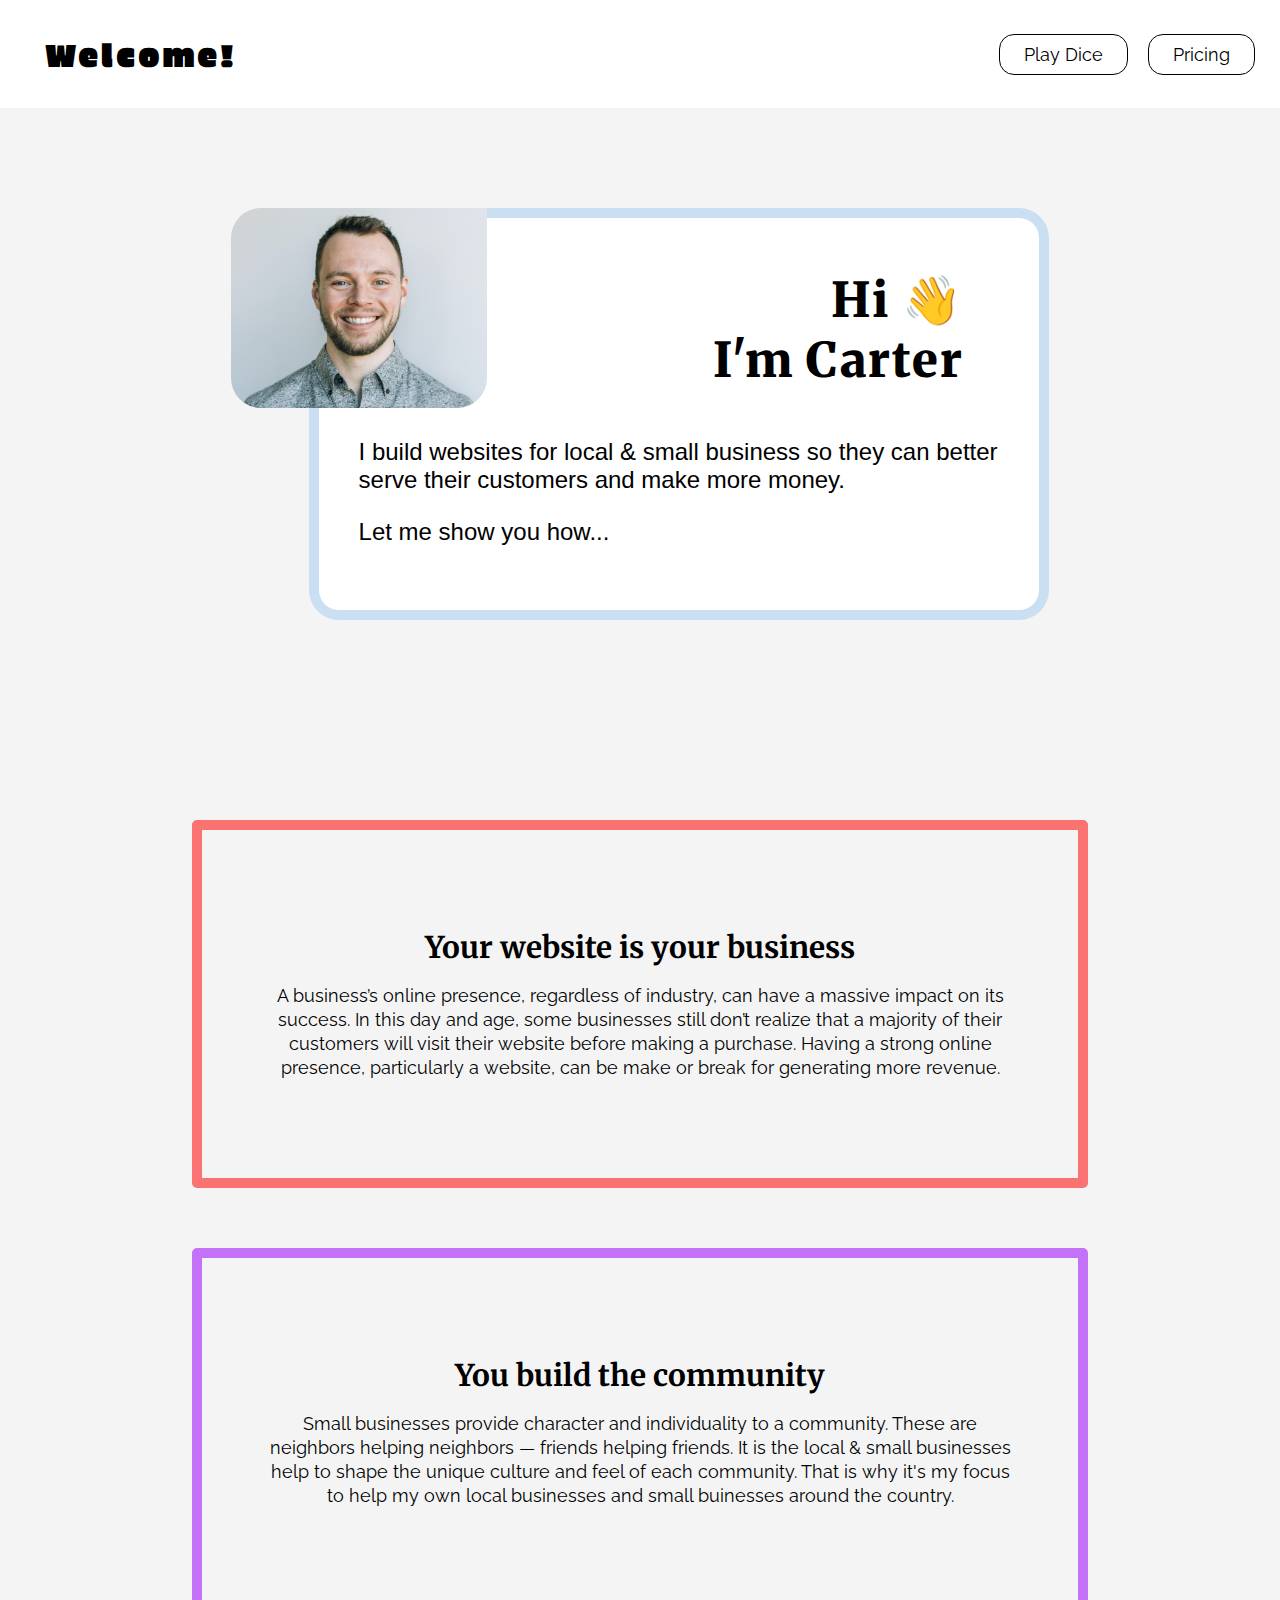
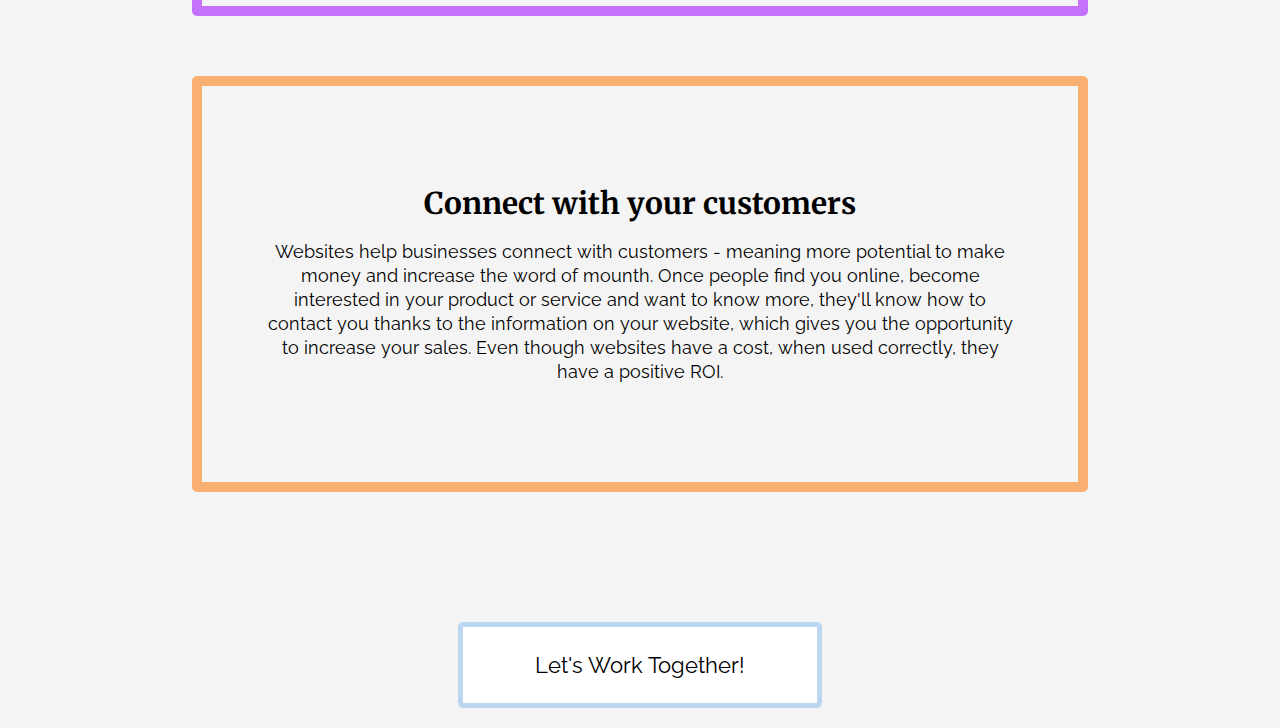
<file: index.html>
<!DOCTYPE html>
<html>
    <head>
        <title></title>
        <!-- viewport meta to render pages on mobile properly -->
        <meta name="viewport" content="width=device-width, initial-scale=1">
        
        <!-- link to google fonts -->
        <link rel="preconnect" href="https://fonts.googleapis.com">
        <link rel="preconnect" href="https://fonts.gstatic.com" crossorigin>
        <link href="https://fonts.googleapis.com/css2?family=Raleway:ital,wght@0,300;0,500;1,800&display=swap" rel="stylesheet">

        <link rel="preconnect" href="https://fonts.googleapis.com">
        <link rel="preconnect" href="https://fonts.gstatic.com" crossorigin>
        <link href="https://fonts.googleapis.com/css2?family=Erica+One&display=swap" rel="stylesheet">


        <link rel="preconnect" href="https://fonts.googleapis.com">
        <link rel="preconnect" href="https://fonts.gstatic.com" crossorigin>
        <link href="https://fonts.googleapis.com/css2?family=Merriweather:wght@400;700;900&display=swap" rel="stylesheet">


         <!-- https://cdnjs.com/libraries/font-awesome -->
        <link href="https://cdnjs.cloudflare.com/ajax/libs/font-awesome/5.9.0/css/all.css" rel="stylesheet">

        <!-- link to my CSS -->
        <link href="css/stylesheet.css" rel="stylesheet">
    </head>
    <body>

        <!-- ////// NAVBAR ////// -->

<nav class="navbar">
    <div class="leftnav"><a class="homelink" href="index.html">Welcome!</a></div>
    <div class="rightnav">
        <a class="navitem1" href="https://carterrmoore.github.io/rollSomeDice/">Play Dice</a>
        <a class="navitem2" href="pricing.html">Pricing</a>
        
    </div>


</nav>



        <!-- ////// HERO ////// -->

<container class="hero">
    <div class="image">
        <!-- Immage goes here -->
        <img id="profilepic" src="images/profile1.JPG" alt="A handsome picture of Carter">
    </div>

    <div class="main-intro">
        <h1 class="main-intro-title">Hi 👋 <br>
            I'm Carter</h1>

        <h3>I build websites for local & small business so they can better serve their customers and make more money. </h3> 
        <h3>Let me show you how...</h3>

    </div>  

</container>

        <!-- ////// BODY ////// -->
    
<div class="body-grid">
    <div class="body-text borderred">
        <h2>Your website is your business</h2>
        <p>A business’s online presence, regardless of industry, can have a massive impact on its success. In this day and age, some businesses still don’t realize that a majority of their customers will visit their website before making a purchase. Having a strong online presence, particularly a website, can be make or break for generating more revenue.</p>
    
    </div>

    <div class="body-text borderpurple">
        <h2>You build the community</h2>
        <p>Small businesses provide character and individuality to a community. These are neighbors helping neighbors ― friends helping friends. It is the local & small businesses help to shape the unique culture and feel of each community. That is why it's my focus to help my own local businesses and small buinesses around the country.</p>
    
    </div>

    <div class="body-text borderorange">
        <h2>Connect with your customers</h2>
        <p>Websites help businesses connect with customers - meaning more potential to make money and increase the word of mounth. Once people find you online, become interested in your product or service and want to know more, they'll know how to contact you thanks to the information on your website, which gives you the opportunity to increase your sales. Even though websites have a cost, when used correctly, they have a positive ROI. </p>
    
    </div>
</div>
<div class="div-cta">
<a class="cta" href="pricing.html">Let's Work Together!</a>

</div>



    </body>
</html>
</file>
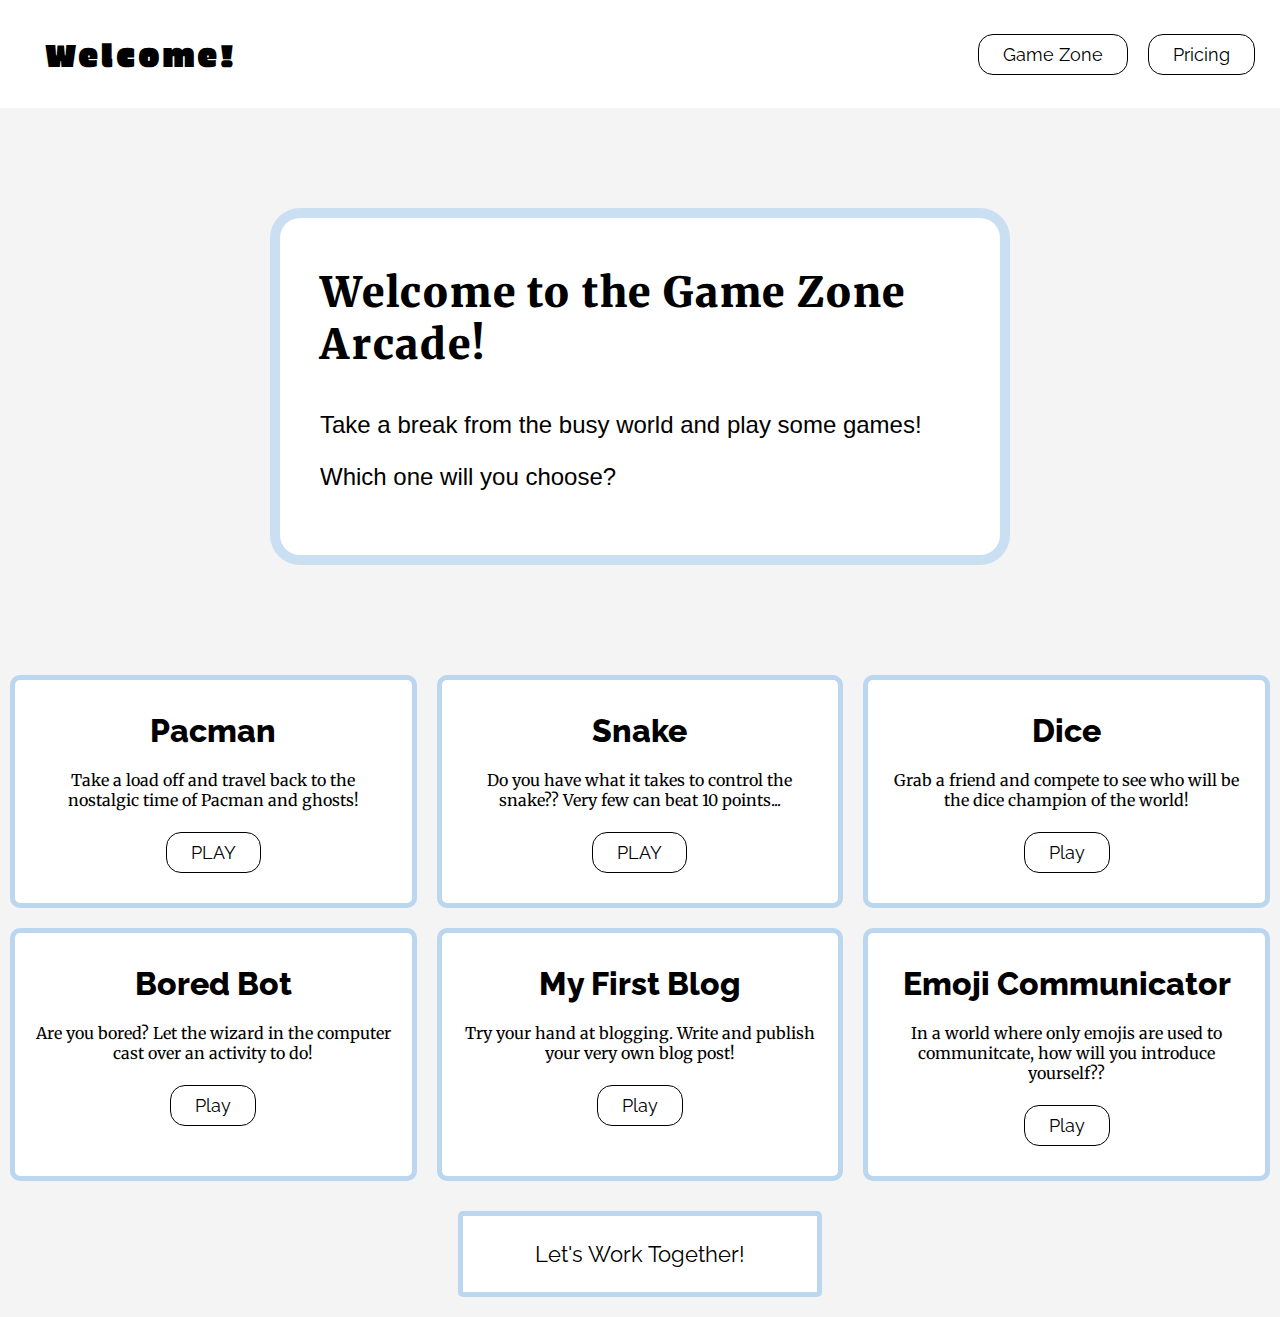
<file: gamezone.html>
<!DOCTYPE html>
<html>
    <head>
        <title></title>
        <!-- viewport meta to render pages on mobile properly -->
        <meta name="viewport" content="width=device-width, initial-scale=1">
        
        <!-- link to google fonts -->
        <link rel="preconnect" href="https://fonts.googleapis.com">
        <link rel="preconnect" href="https://fonts.gstatic.com" crossorigin>
        <link href="https://fonts.googleapis.com/css2?family=Raleway:ital,wght@0,300;0,500;1,800&display=swap" rel="stylesheet">

        <link rel="preconnect" href="https://fonts.googleapis.com">
        <link rel="preconnect" href="https://fonts.gstatic.com" crossorigin>
        <link href="https://fonts.googleapis.com/css2?family=Erica+One&display=swap" rel="stylesheet">


        <link rel="preconnect" href="https://fonts.googleapis.com">
        <link rel="preconnect" href="https://fonts.gstatic.com" crossorigin>
        <link href="https://fonts.googleapis.com/css2?family=Merriweather:wght@400;700;900&display=swap" rel="stylesheet">


         <!-- https://cdnjs.com/libraries/font-awesome -->
        <link href="https://cdnjs.cloudflare.com/ajax/libs/font-awesome/5.9.0/css/all.css" rel="stylesheet">

        <!-- link to my CSS -->
        <link href="css/stylesheet.css" rel="stylesheet">
    </head>
    <body>

        <!-- ////// NAVBAR ////// -->
<nav class="navbar">
    <div class="leftnav"><a class="homelink" href="index.html">Welcome!</a></div>    <div class="rightnav">
        <a class="navitem1 currentpage" href="gamezone.html">Game Zone</a>
        <a class="navitem2" href="pricing.html">Pricing</a>
    </div>


</nav>


        <!-- ////// HERO ////// -->

<container class="hero">
    <div class="main-intro">
        <h1 class="gameheader">Welcome to the Game Zone Arcade!</h1>

    <h3>Take a break from the busy world and play some games!</h3> 
    <h3>Which one will you choose?</h3>

    </div>  

</container>

        <!-- ////// BODY ////// -->

<!-- 1 -->
<div class="gamegrid">
<div class="gamemain">
    <h1 class="gametitle">Pacman</h1>
    <h4 class="gamedes">Take a load off and travel back to the nostalgic time of Pacman and ghosts!</h4>
    <a class="gamebtn" href="https://carterrmoore.github.io/pacmanGame/">PLAY</a>

</div>

<!-- 2 -->
<div class="gamemain">
    <h1 class="gametitle">Snake</h1>
    <h4 class="gamedes">Do you have what it takes to control the snake?? Very few can beat 10 points...</h4>
    <a class="gamebtn" href="https://carterrmoore.github.io/snakeGame/">PLAY</a>

</div>

<!-- 3 -->
<div class="gamemain">
    <h1 class="gametitle">Dice</h1>
    <h4 class="gamedes">Grab a friend and compete to see who will be the dice champion of the world!</h4>
    <a class="gamebtn" href="https://carterrmoore.github.io/rollSomeDice">Play</a>

</div>

<!-- 4 -->
<div class="gamemain">
    <h1 class="gametitle">Bored Bot</h1>
    <h4 class="gamedes">Are you bored? Let the wizard in the computer cast over an activity to do!</h4>
    <a class="gamebtn" href="https://carterrmoore.github.io/boredBot">Play</a>

</div>

<!-- 5 -->
<div class="gamemain">
    <h1 class="gametitle">My First Blog</h1>
    <h4 class="gamedes">Try your hand at blogging. Write and publish your very own blog post!</h4>
    <a class="gamebtn" href="https://carterrmoore.github.io/youFirstBlog/">Play</a>

</div>

<!-- 6 -->
<div class="gamemain">
    <h1 class="gametitle">Emoji Communicator</h1>
    <h4 class="gamedes">In a world where only emojis are used to communitcate, how will you introduce yourself??</h4>
    <a class="gamebtn" href="https://carterrmoore.github.io/theGreatEmojiApp/">Play</a>

</div>

</div> <!-- end game grid -->



        <!-- ///// CTA ///// -->    
<div class="div-cta">
<a class="cta" href="pricing.html">Let's Work Together!</a>

</div>



    </body>
</html>
</file>
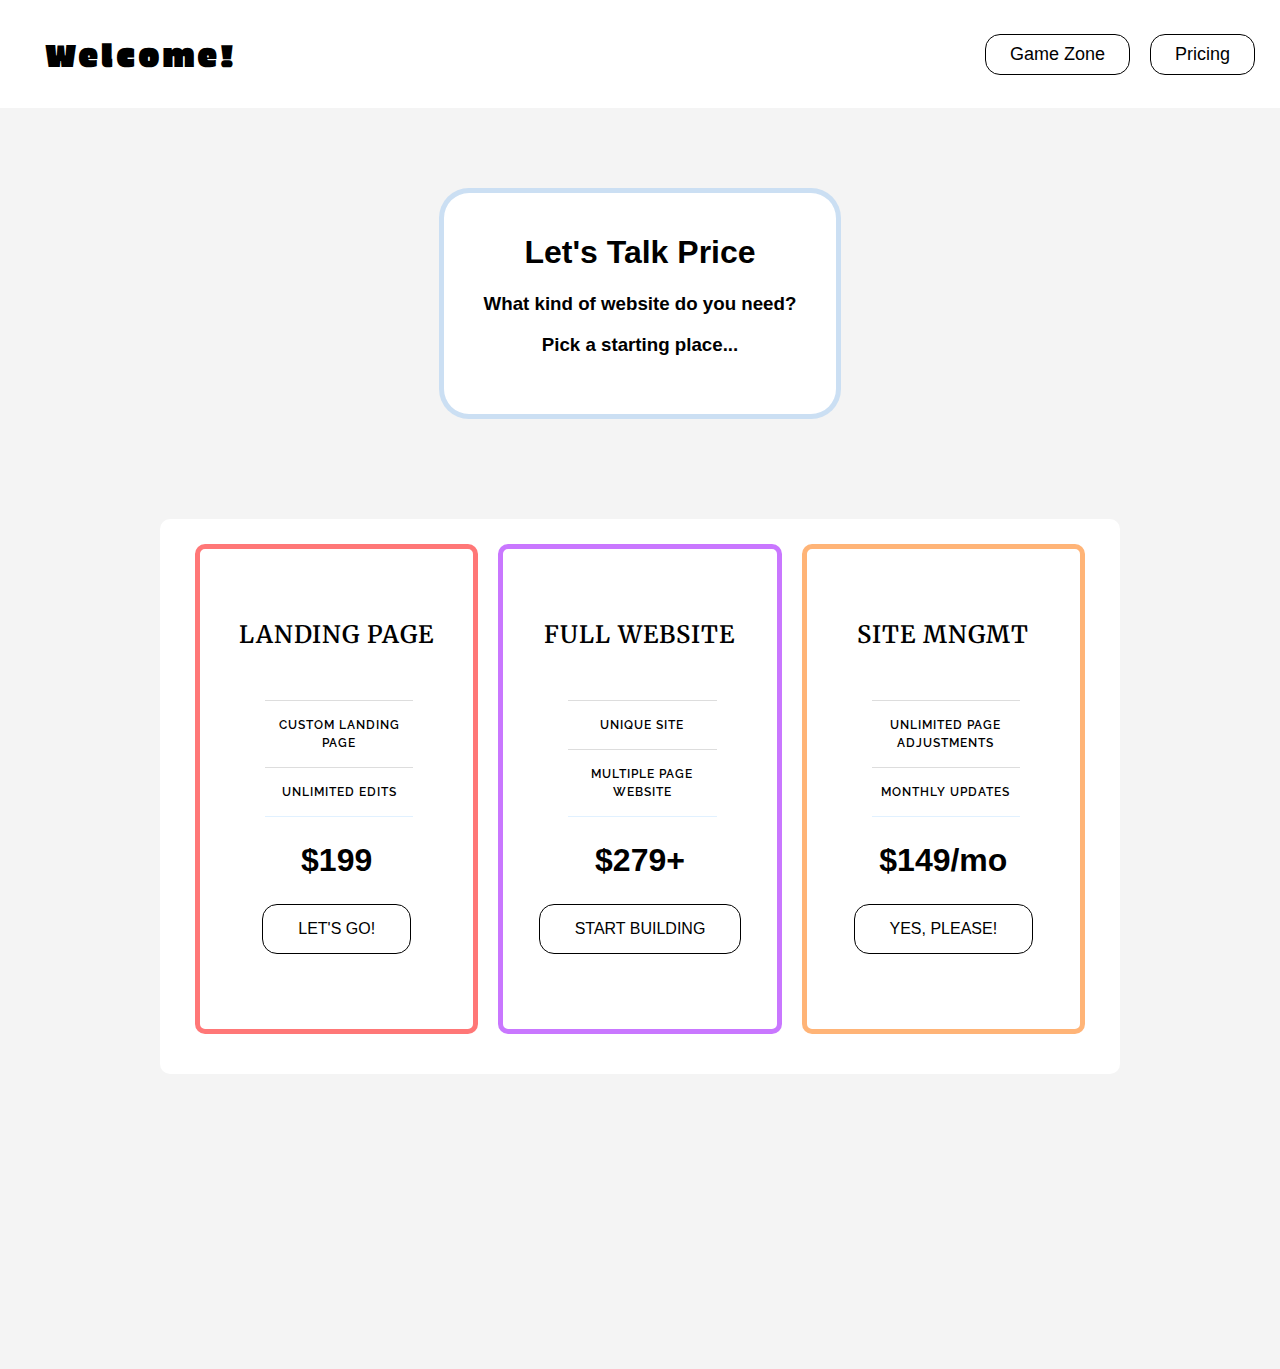
<file: pricing.html>
<!DOCTYPE html>
<html lang="en">
<head>
    <meta charset="UTF-8">
    <meta http-equiv="X-UA-Compatible" content="IE=edge">
    <meta name="viewport" content="width=device-width, initial-scale=1.0">
    <link rel="stylesheet" href="css/pricingstyle.css">

     <!-- link to google fonts -->
     <link rel="preconnect" href="https://fonts.googleapis.com">
     <link rel="preconnect" href="https://fonts.gstatic.com" crossorigin>
     <link href="https://fonts.googleapis.com/css2?family=Raleway:ital,wght@0,300;0,500;1,800&display=swap" rel="stylesheet">

     <link rel="preconnect" href="https://fonts.googleapis.com">
     <link rel="preconnect" href="https://fonts.gstatic.com" crossorigin>
     <link href="https://fonts.googleapis.com/css2?family=Erica+One&display=swap" rel="stylesheet">


     <link rel="preconnect" href="https://fonts.googleapis.com">
     <link rel="preconnect" href="https://fonts.gstatic.com" crossorigin>
     <link href="https://fonts.googleapis.com/css2?family=Merriweather:wght@400;700;900&display=swap" rel="stylesheet">

    <title>Pricing</title>
</head>
<body>
    
    <nav class="navbar">
        <div class="leftnav"><a class="homelink" href="index.html">Welcome!</a></div>        
        <div class="rightnav">
            <a class="navitem1" href="https://carterrmoore.github.io/PortfolioSite/gamezone.html">Game Zone</a>
            <a class="navitem2" href="https://carterrmoore.github.io/PortfolioSite/gamezone.html">Pricing</a>
            
        </div>
    
    
    </nav>

    <container class="hero">
        <div class="main-intro">
            <h1 class="pagetwoheader">Let's Talk Price</h1>
    
        <h3>What kind of website do you need?</h3> 
        <h3>Pick a starting place...</h3>
    
        </div>  
    
    </container>


    <div class="background">
        <div class="container">
            <div class="panel pricing-table">
                
                <div class="pricing-plan borderred">
                    <!-- <img src="https://s22.postimg.cc/8mv5gn7w1/paper-plane.png" alt="" class="pricing-img"> -->
                    <h2 class="pricing-header">Landing Page</h2>
                        <ul class="pricing-features">
                                <li class="pricing-features-item">Custom Landing Page</li>
                                <li class="pricing-features-item">Unlimited Edits</li>
                        </ul>
                    <span class="pricing-price">$199</span>
                    <a href="contact.html" class="pricing-button btnred">Let's Go!</a>
                </div>
                
                <div class="pricing-plan borderpurple">
                    <!-- <img src="https://s28.postimg.cc/ju5bnc3x9/plane.png" alt="" class="pricing-img"> -->
                    <h2 class="pricing-header">Full Website</h2>
                        <ul class="pricing-features">
                                <li class="pricing-features-item">Unique Site</li>
                                <li class="pricing-features-item">Multiple page website</li>
                        </ul>
                    <span class="pricing-price">$279+</span>
                    <a href="#/" class="pricing-button btnpurple">Start Building</a>
                </div>
                
                <div class="pricing-plan borderorange">
                    <!-- <img src="https://s21.postimg.cc/tpm0cge4n/space-ship.png" alt="" class="pricing-img"> -->
                    <h2 class="pricing-header">Site MNGMT</h2>
                        <ul class="pricing-features">
                                <li class="pricing-features-item">Unlimited Page Adjustments</li>
                                <li class="pricing-features-item">Monthly Updates</li>
                        </ul>
                    <span class="pricing-price">$149/mo</span>
                    <a href="#/" class="pricing-button btnorange">Yes, Please!</a>
                </div>
                
            </div>
        </div>
      </div>

</body>
</html>
</file>
<file: css/stylesheet.css>
body {
    box-sizing: border-box;
    margin: 0 auto;
    font-family: 'Raleway', sans-serif;
    background-color: #f4f4f4;

}


/* //// NAVBAR //// */

.navbar {
    width: 100%;
    display: flex;
    list-style: none;
    background-color: #fff;
    align-items: center;
}

.navitem2,
.navitem1,
.btn{
    text-decoration: none;
    list-style: none;
    padding: 9px 24px;
    margin: 20px 10px;
    color: black;
    background-color: #fff;
    border-radius: 15px;
    border: 1px solid black;
    font-size: 18px;
    box-sizing: border-box;
}

.navitem1:hover,
.navitem2:hover,
.btn:hover {
    cursor: pointer;
    color: white;
    transition: 350ms;
    border: 1px solid black;
    background-color: black;


}

.navitem2:hover {
    color: white;
    background-color: black;
    /* color: #247bcc98; */


}

.leftnav {
    padding: 10px 25px;
    margin: 20px 10px;
    font-size: 2em;
    font-family: 'Erica One', sans-serif;
    letter-spacing: 3px;

}

.rightnav {
    display: flex;
    margin-left: auto;
    margin-right: 15px;
}

.homelink {
    text-decoration: none;
    color: black;
    padding: 2px 8px;
    border: 2px solid white;
    border-radius: 15px;

}

.homelink:hover {
    border: 2px solid black;
    border-radius: 15px;
    color: white;
    background-color: black;
    transition: 350ms;

}

@media (max-width: 600px) {
    .rightnav {
        flex-direction: column;
    }

    .navitem2,
    .navitem1 { 
        margin: 3px 8px;
        padding: 5px 10px;
        font-size: 14px;
}
}


/* //// HERO //// */


#profilepic {
    max-width: 50vw;
    max-height: 200px;
    border-radius: 30px 0 30px 30px;
    transition: 500ms;

}

#profilepic:hover {
    transform: scale(1.1);
    box-shadow: 0px 0px 20px #91919188;
}

.hero {
    background-color: #f4f4f4;
    padding: 100px 0;
    display: flex;
    flex-direction: row;
    align-items: space-around;
}

.image {
    margin-left: auto;
    align-self: flex-start;
    margin-right: -32vw;
    z-index: 2;

}

.main-intro {
    padding: 20px 40px 40px 40px;
    font-family: sans-serif;
    width: 50vw;
    max-width: 700px;
    min-width: 450px;
    align-self: center;
    margin-right: auto;
    margin-left: auto;
    border-radius: 30px;
    border: solid 10px #247bcc3d;
    background-color: #fff;

}

.main-intro-title {
    font-size: 3em;
    margin-bottom: 1em;
    font-family: 'Merriweather', serif;
    font-weight: 900;
    letter-spacing: 1.8px;
    padding-right: 35px;
    text-align: right;
}

.pagetwoheader {
    padding-left: 0;
}

.main-intro h3 {
    font-size: 1.5em;
    font-weight: 400;
}



@media (max-width: 600px) {

    .hero {
        padding: 60px 0;
    }

    .main-intro {
        padding: 10px 10px 10px 10px;
        max-width: 500px;
        min-width: 89vw;
        border: solid 5px #247bcc3d;
    }

    #profilepic {
        max-width: 30vw;
        max-height: 180px;
        border-radius: 30px 0 30px 30px;
        transition: 500ms;
    
    }

    .main-intro-title {
        font-size: 2em;
        margin-bottom: .8em;
        font-family: 'Merriweather', serif;
        font-weight: 900;
        letter-spacing: 1.7px;
        padding-right: 15px;
        text-align: right;
    }

    .main-intro h3 {
        font-size: 1.1em;
        font-weight: 400;
    }

}

@media (max-width: 450px) {

    .hero {
        padding: 40px 0;
    }

    .main-intro {
        padding: 10px 10px 10px 10px;
        min-width: 89vw;
        border: none;
    }

    #profilepic {
        display: none;
    
    }
    .image {
        margin-right: 0;
    
    }

    .main-intro-title {
        font-size: 2.5em;
        margin-bottom: .4em;
        font-family: 'Merriweather', serif;
        font-weight: 900;
        letter-spacing: 1.7px;
        padding-right: 0px;
        padding: 0px 5px 10px;
        text-align: center;
    }

    .main-intro h3 {
        font-size: 1.4em;
        padding: 0px 8px 18px;
        font-weight: 400;
    }

}

/* //// BODY ///// */

.body-grid {
    background-color: #f4f4f4;
    display: flex;
    flex-direction: column;
    padding-top: 100px;
    padding-bottom: 50px;
    width: 70%;
    margin-left: auto;
    margin-right: auto;
}

.body-grid:last-child {
    margin-bottom: 50px;
}

.body-text {
    text-align: center;
    padding: 80px 40px;
    line-height: 1.5rem;
    align-content: center;
    margin-bottom: 60px;    
    border-radius: 5px;

}

.body-text h2 {
    font-size: 30px;
    font-family: 'Merriweather', serif;
}

.body-text p {
    padding-left: 20px;
    padding-right: 20px;
    font-size: 18px;
}

.borderred {
    border: solid #ff000088 10px;
}

.borderred:hover {
    border: solid #ff0000 10px;
    box-shadow: 0px 0px 20px #91919188;
    background-color: #fff;
    transition: 350ms;


}

.borderpurple {
    border: solid #9900ff88 10px;
}

.borderpurple:hover {
    border: solid #9900ff 10px;
    background-color: #fff;
    box-shadow: 0px 0px 20px #91919188;
    transition: 350ms;
}

.borderorange {
    border: solid #ff730088 10px;
}
.borderorange:hover {
    border: solid #ff7300 10px;
    box-shadow: 0px 0px 20px #91919188;
    background-color: #fff;
    transition: 350ms;

}

@media (max-width: 600px) {

    .body-grid {
        padding-top: 40px;
        padding-bottom: 40px;
        width: 90%;
    }

    .body-text {
        padding: 20px;
        margin-bottom: 60px;
        line-height: 1.8rem;

    
    }
    
    .body-text h2 {
        line-height: 2.2rem;

    }
    
    .body-text p {
        padding-left: 15px;
        padding-right: 15px;
        font-size: 16px;
    }

}


/* //// BUTTONS //// */

.div-cta {
    display: grid;
    width: 30vw;
    margin: 0 auto;
}

.cta {
    text-decoration: none;
    list-style: none;
    padding: 25px 45px;
    margin: 20px 10px;
    color: black;
    border: 5px solid #247bcc4f;
    /* border-radius: 15px; */
    font-size: 1.4em;
    text-align: center;
    border-radius: 5px;
    background-color: #fff;
    
}

.cta:hover{
    cursor: pointer;
    color: black;
    transition: 350ms;
    box-shadow: 0px 0px 20px #91919188;
    border: 5px solid #247bcc;

}


@media (max-width: 600px) {

.div-cta {
    display: flex;
    width: 50vw;
    margin-left: auto;
    margin-right: auto;
}

.cta {
    padding: 15px 35px;
    font-size: 1.4em;
    
}
}

/* //// Game Zone //// */

.gameheader {
    font-size: 2.6em;
    margin-bottom: 1em;
    font-family: 'Merriweather', serif;
    font-weight: 900;
    letter-spacing: 1.8px;
    text-align: left;
}

.gamegrid {
    display: grid;
    grid-template-columns: 1fr 1fr;
}

.gamemain {
    padding: 10px 20px 40px;
    background-color: #fff;
    margin: 10px;
    text-align: center;
    border-radius: 10px;
    border: 5px solid #247bcc4f;
}

.gamemain:hover{
    transition: 350ms;
    box-shadow: 0px 0px 20px #91919188;
    border: 5px solid #247bcc;

}

.gametitle {
    font-family: 'Raleway', sans-serif;
    font-weight: 800;
}

.gamedes {
    font-family: 'Merriweather', serif;
    font-weight: 400;
    margin-bottom: 2rem;
}

.gamebtn {
    text-decoration: none;
    list-style: none;
    padding: 9px 24px;
    margin: 20px 10px;
    color: black;
    background-color: #fff;
    border-radius: 15px;
    border: 1px solid black;
    font-size: 18px;
    box-sizing: border-box;
}

.gamebtn:hover {
    cursor: pointer;
    color: white;
    transition: 350ms;
    border: 1px solid black;
    background-color: black;
}

@media (max-width: 600px) {
    .gamegrid {
        grid-template-columns: 1fr;
    }
}

@media (min-width: 1100px) {
    .gamegrid {
        grid-template-columns: 1fr 1fr 1fr;
    }
}

/* //// CONTACT //// */

#new-contact {
    display: flex;
    flex-direction: column;
}

input,
textarea {
    margin-bottom: 10px;
    min-width: 300px;
    max-width: 600px;
}

.contactbtn {
    min-width: 100px;
    max-width: 300px;
    margin: 10px auto 10px auto;
    text-align: center;
}
</file>
<file: css/pricingstyle.css>
html, 
body {
    box-sizing: border-box;
    font-family: 'Open Sans', sans-serif;
    margin: 0 auto;
  }
  
  *, *:before, *:after {
    box-sizing: inherit;
  }


  /* //// NAVBAR //// */

.navbar {
    width: 100%;
    display: flex;
    list-style: none;
    background-color: #fff;
    align-items: center;
}

.navitem2,
.navitem1 {
    text-decoration: none;
    list-style: none;
    padding: 9px 24px;
    margin: 20px 10px;
    color: black;
    background-color: #fff;
    border-radius: 15px;
    border: 1px solid black;
    font-size: 18px;
    box-sizing: border-box;
}

.navitem1:hover,
.navitem2:hover {
    cursor: pointer;
    color: white;
    transition: 350ms;
    border: 1px solid black;
    background-color: black;

}


.leftnav {
    padding: 10px 25px;
    margin: 20px 10px;
    font-size: 2em;
    font-family: 'Erica One', sans-serif;
    letter-spacing: 3px;

}

.rightnav {
    margin-left: auto;
    margin-right: 15px;
    display: flex;
}

.homelink {
    text-decoration: none;
    color: black;
    padding: 2px 8px;
    border: 2px solid white;
    border-radius: 15px;

}

.homelink:hover {
    border: 2px solid black;
    border-radius: 15px;
    color: white;
    background-color: black;
    transition: 350ms;

}

@media (max-width: 600px) {
    .rightnav {
        flex-direction: column;
    }

    .navitem2,
    .navitem1 { 
        margin: 3px 8px;
        padding: 5px 10px;
        font-size: 14px;
}
}


/* //// HERO //// */

.hero {
    background-color: #f4f4f4;
    padding: 80px 0 50px;
    display: flex;
    flex-direction: row;
    align-items: space-around;
    text-align: center;
}

.main-intro {
    padding: 20px 40px 40px 40px;
    font-family: sans-serif;
    max-width: 70vw;
    align-self: center;
    margin-right: auto;
    margin-left: auto;
    border-radius: 30px;
    border: solid 5px #247bcc3d;
    background-color: #fff;

}

@media (max-width: 600px) {

  .hero {
      padding: 60px 0;
  }

  .main-intro {
      padding: 10px 10px 10px 10px;
      max-width: 500px;
      min-width: 89vw;
      border: solid 5px #247bcc3d;
  }

  .pagetwoheader {
      font-size: 2em;
      margin-bottom: .8em;
      font-family: 'Merriweather', serif;
      font-weight: 900;
      letter-spacing: 1.7px;
      padding-right: 0px;
      text-align: center;
  }

  .main-intro h3 {
      font-size: 1.1em;
      font-weight: 400;
  }

}

@media (max-width: 450px) {

  .hero {
      padding: 40px 0;
  }

  .main-intro {
      padding: 10px 10px 10px 10px;
      width: 85vw;
      border: none;
  }

  .pagetwoheader {
      font-size: 2.5em;
      margin-bottom: .4em;
      font-family: 'Merriweather', serif;
      font-weight: 900;
      letter-spacing: 1.7px;
      padding-right: 0px;
      padding: 0px 5px 10px;
      text-align: center;
  }

  .main-intro h3 {
      font-size: 1.4em;
      padding: 0px 8px 18px;
      font-weight: 400;
  }

}



/* //// PRICING CARDS //// */
  
  .background {
    background-color: #f4f4f4;
    height: 100vh;
    width: 100%;
  }
  
  
  @media (min-width: 900px) {
    .background {
      padding: 0 0 25px;
    }
  }
  
  .container {
    margin: 0 auto;
    padding: 50px 0 0;
    max-width: 960px;
    width: 100%;
  }
  
  .panel {
    background-color: #fff;
    /* border: 5px solid black; */
    border-radius: 10px;
    padding: 25px;
    position: relative;
    width: 100%;
    z-index: 10;
  }
  
  .pricing-table {
    /* box-shadow: 0px 10px 13px -6px rgba(0, 0, 0, 0.08), 0px 20px 31px 3px rgba(0, 0, 0, 0.09), 0px 8px 20px 7px rgba(0, 0, 0, 0.02); */
    display: flex;
    flex-direction: column;

  }
  
  @media (min-width: 900px) {
    .pricing-table {
      flex-direction: row;
    }
  }
  
  .pricing-table * {
    text-align: center;
    text-transform: uppercase;

  }
  
  .pricing-plan {
    /* border-bottom: 2px dashed #7e7e7e; */
    padding: 25px;
    margin: 0 10px 15px 10px;
    border-radius: 10px;

  }


  .borderred {
    border: solid #ff000088 5px;
}

.borderred:hover {
    border: solid #ff0000 5px;
    transition: 350ms;
    box-shadow: 0px 0px 20px #91919188;
}

.borderpurple {
    border: solid #9900ff88 5px;
}

.borderpurple:hover {
    border: solid #9900ff 5px;
    box-shadow: 0px 0px 20px #91919188;
    transition: 350ms;
}

.borderorange {
    border: solid #ff730088 5px;
}
.borderorange:hover {
    border: solid #ff7300 5px;
    box-shadow: 0px 0px 20px #91919188;
    transition: 350ms;

}
  
  @media (min-width: 900px) {
    .pricing-plan {
      /* border-bottom: none; */
      /* border-right: 1px solid #e1f1ff; */
      flex-basis: 100%;
      padding: 50px 25px;
    }
}
  .pricing-header {
    color: black;
    font-weight: 600;
    letter-spacing: 1px;
    font-family: 'Merriweather', serif;

  }
  
  .pricing-features {
    color: #000;
    font-weight: 600;
    letter-spacing: 1px;
    margin-top: 50px;
    margin-bottom: 25px;
    font-family: 'Raleway', sans-serif;
    list-style: none;

  }
  
  .pricing-features-item {
    border-top: 1px solid #dddddd;
    font-size: 12px;
    line-height: 1.5;
    padding: 15px 0;
    margin-right: 35px;
  }
  
  .pricing-features-item:last-child {
    border-bottom: 1px solid #e1f1ff;
  }
  
  .pricing-price {
    color: black;
    display: block;
    font-size: 32px;
    font-weight: 700;
    text-transform: lowercase;
  }
  
  .pricing-button {
    border: 1px solid black;
    border-radius: 15px;
    color: black;
    display: inline-block;
    margin: 25px 0;
    padding: 15px 35px;
    text-decoration: none;
    transition: all 150ms ease-in-out;
  }
  
  .btnred:hover,
  .btnred:focus {
    border: 1px solid #ff0000;
    color: #ff0000;
    transition: 350ms;
    box-shadow: 0px 0px 20px #91919188;
  }

  .btnpurple:hover,
  .btnpurple:focus {
    border: 1px solid #9900ff;
    color: #9900ff;
    transition: 350ms;
    box-shadow: 0px 0px 20px #91919188;
  }

  .btnorange:hover,
  .btnorange:focus {
    border: 1px solid #ff7300;
    color: #ff7300;
    transition: 350ms;
    box-shadow: 0px 0px 20px #91919188;
  }

  
  .pricing-button.is-featured {
    background-color: black;
    color: #fff;
  }
  
  .pricing-button.is-featured:hover,
  .pricing-button.is-featured:active {
    background-color: white;
    color: black;
  }
</file>
